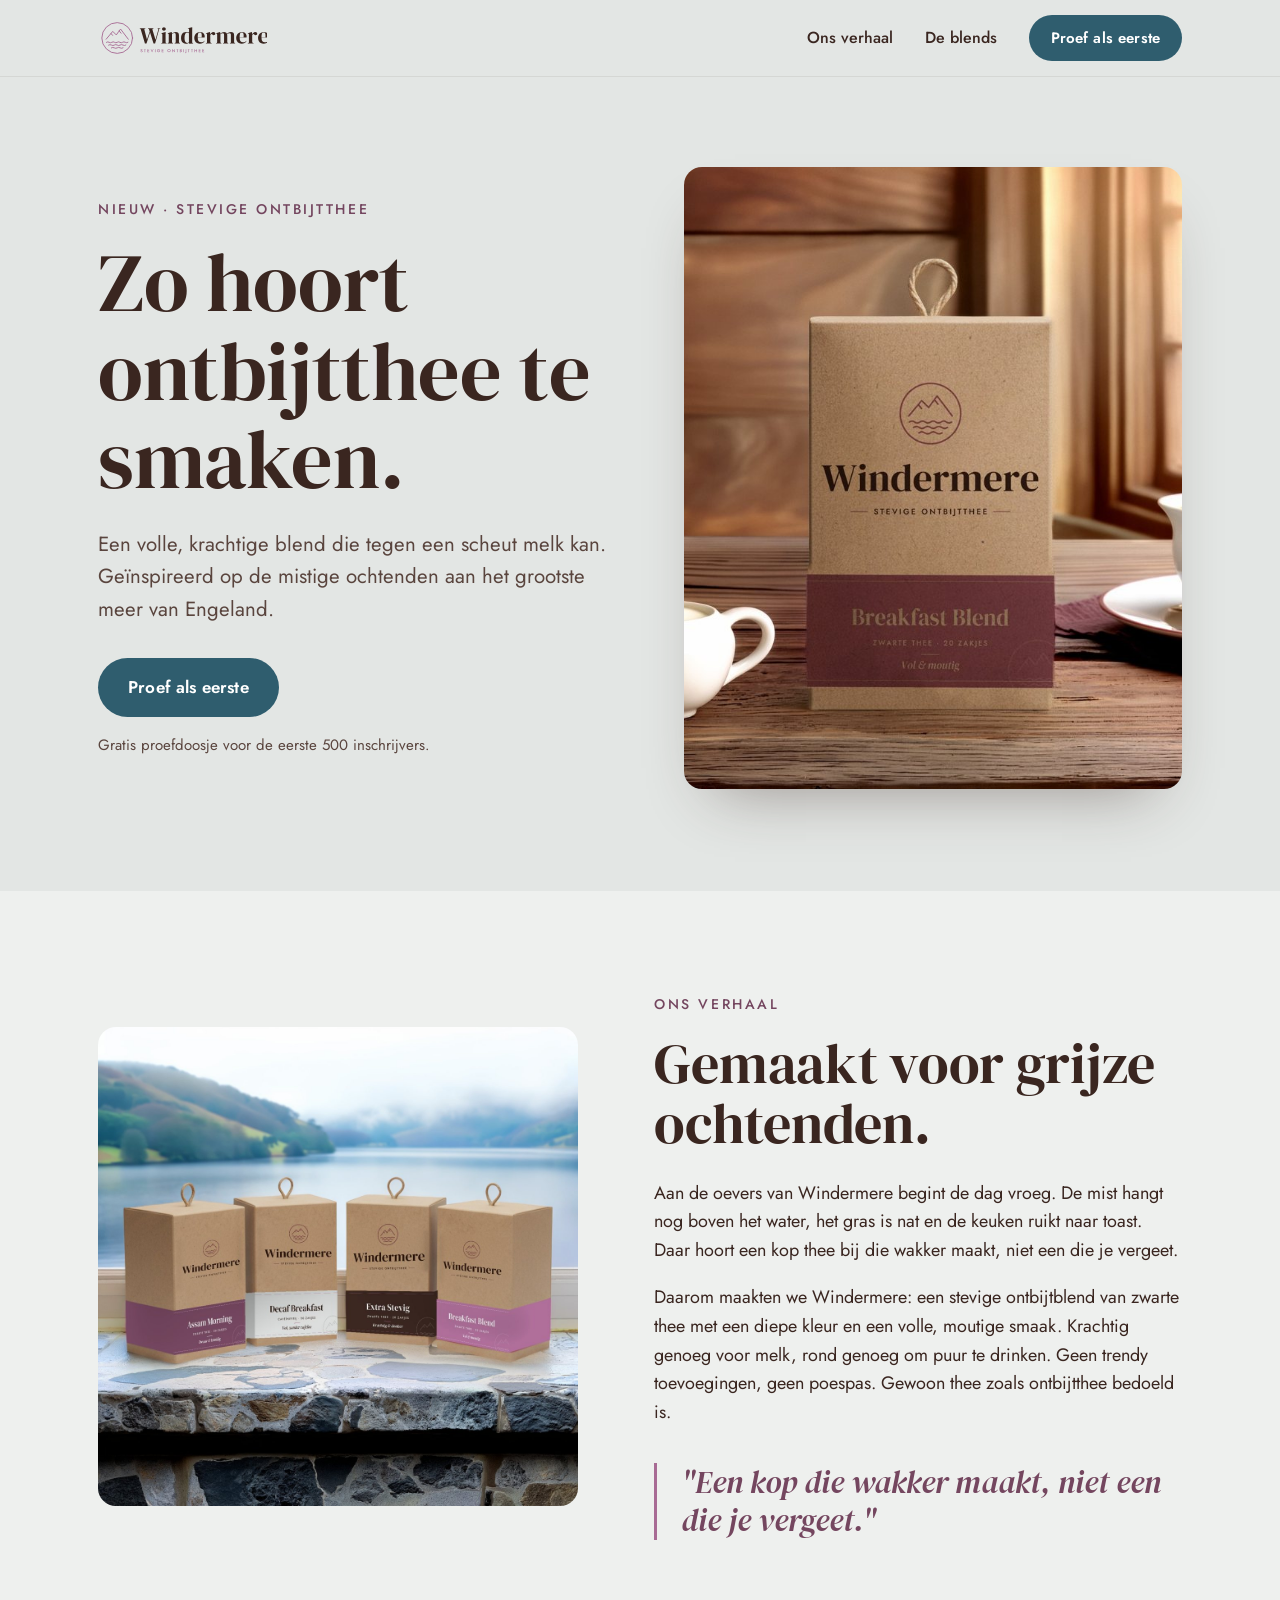
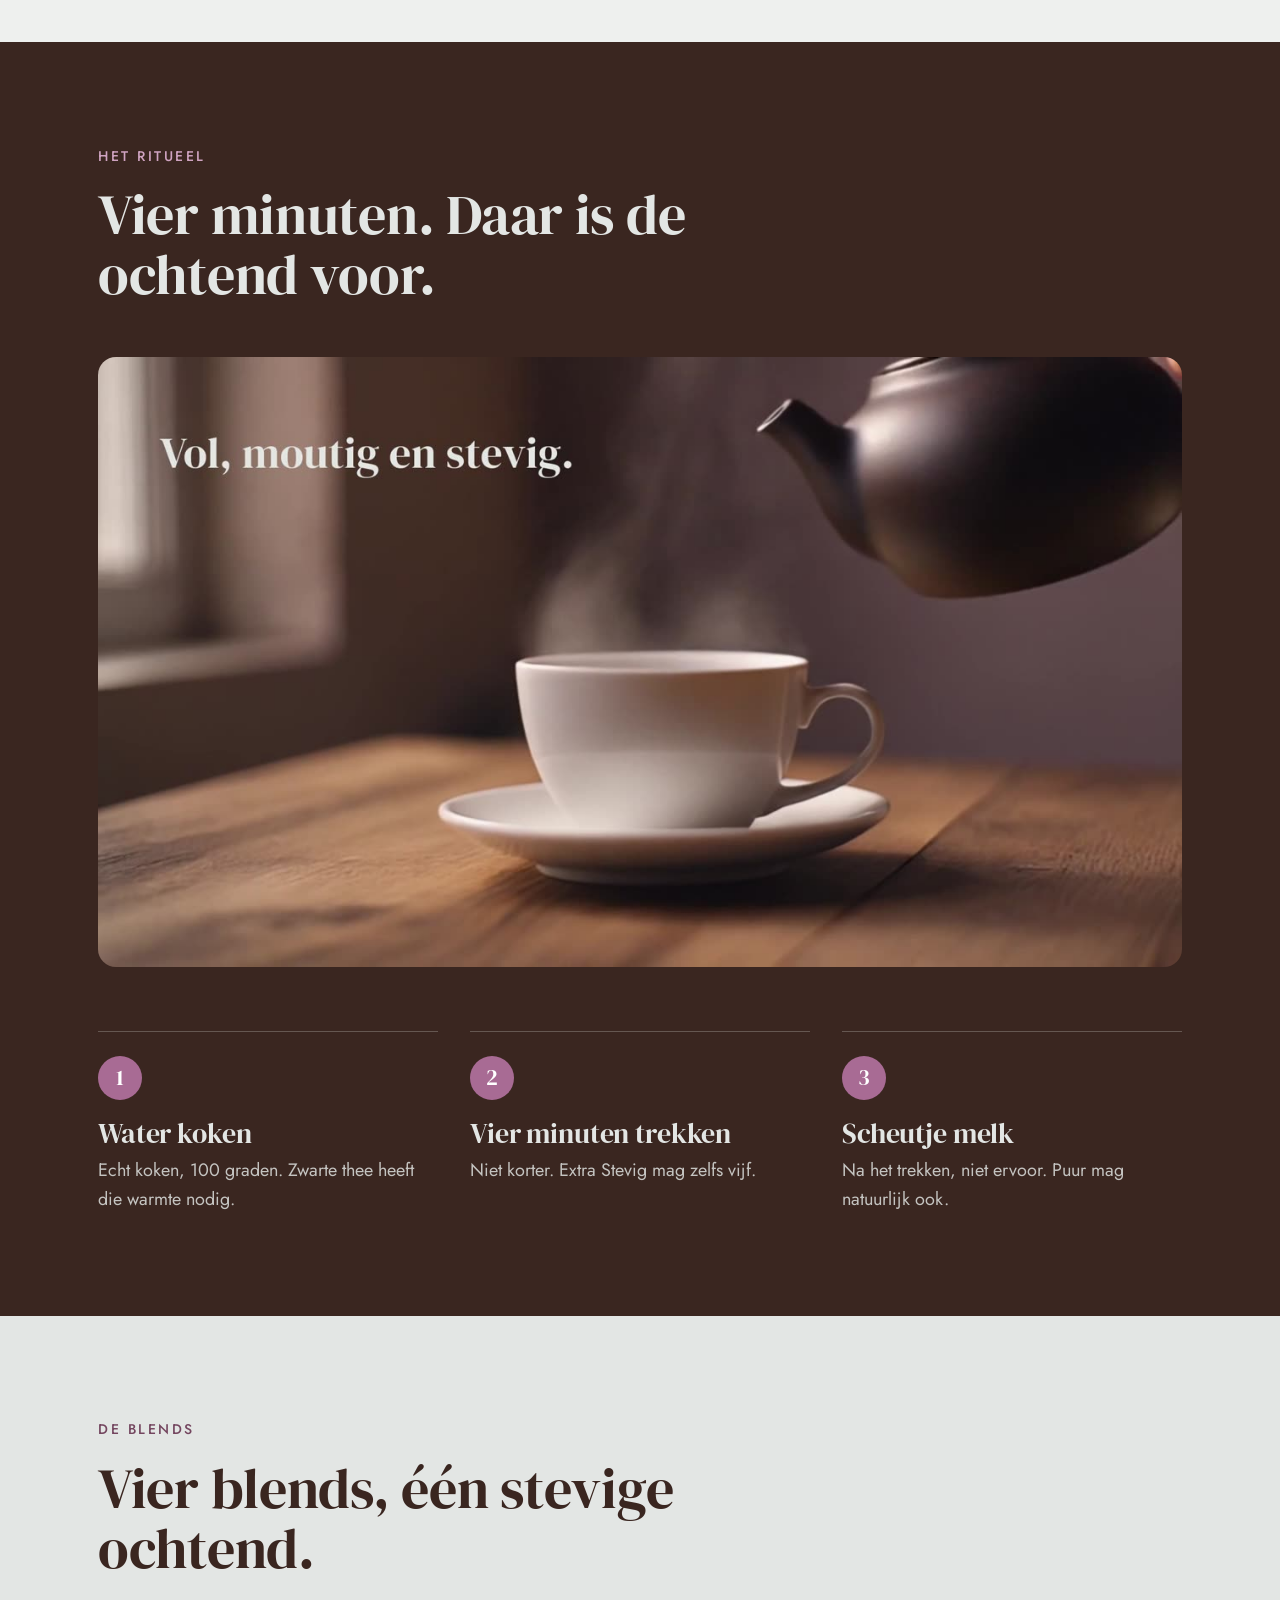
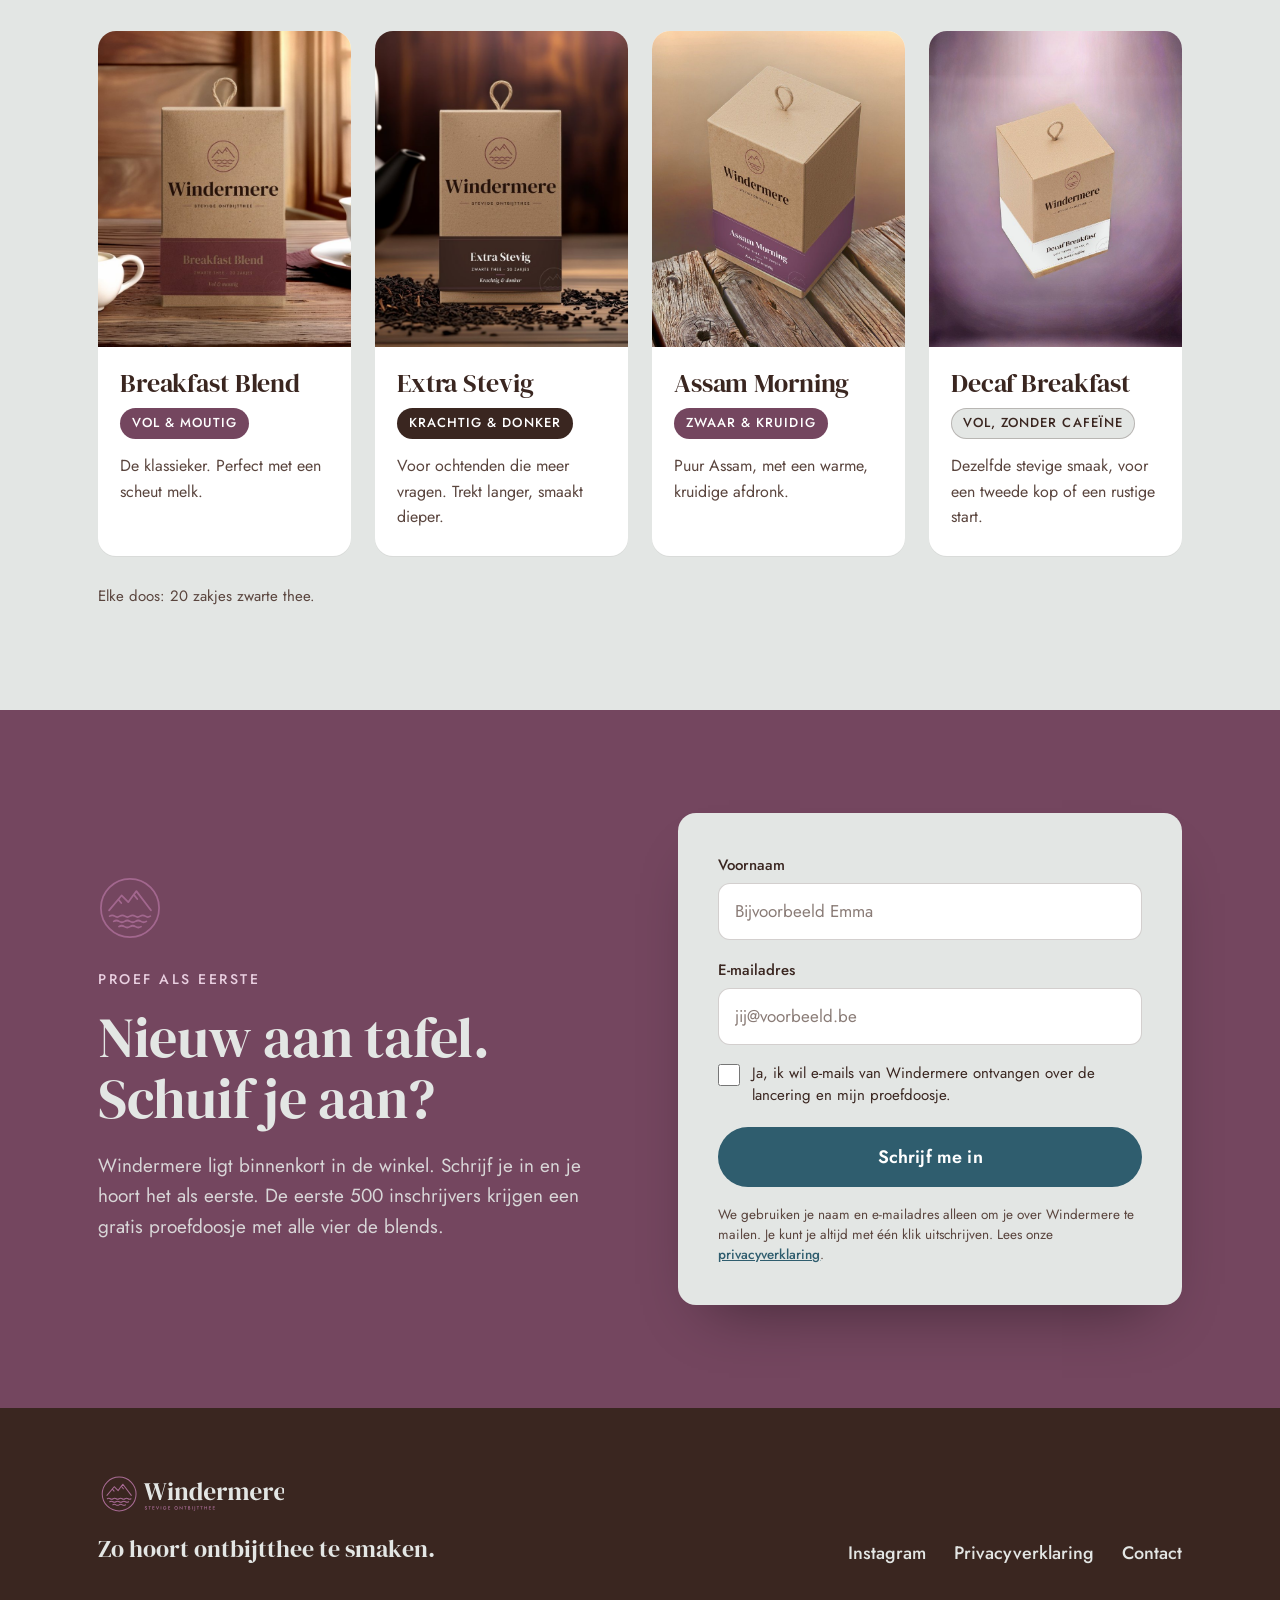
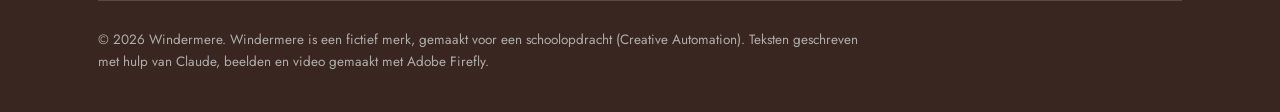
<file: index.html>
<!doctype html>
<html lang="nl-BE">
<head>
  <meta charset="utf-8">
  <meta name="viewport" content="width=device-width, initial-scale=1">
  <title>Windermere · Zo hoort ontbijtthee te smaken</title>
  <meta name="description" content="Windermere is stevige ontbijtthee voor wie de dag niet halfslachtig begint. Schrijf je in en proef als eerste.">
  <meta name="theme-color" content="#E3E6E4">

  <meta property="og:type" content="website">
  <meta property="og:title" content="Windermere · Zo hoort ontbijtthee te smaken">
  <meta property="og:description" content="Nieuw aan tafel: Windermere. Proef als eerste.">
  <meta property="og:image" content="https://robbedekeyser2-create.github.io/windermere/img/breakfast-firefly_vooraanzicht_donker_liggend_01.jpg">
  <meta property="og:locale" content="nl_BE">

  <link rel="icon" href="img/beeldmerk-mauve.svg" type="image/svg+xml">
  <link rel="preconnect" href="https://fonts.googleapis.com">
  <link rel="preconnect" href="https://fonts.gstatic.com" crossorigin>
  <link href="https://fonts.googleapis.com/css2?family=DM+Serif+Display:ital@0;1&family=Jost:wght@400;500;600&display=swap" rel="stylesheet">
  <link rel="stylesheet" href="css/style.css">
</head>
<body>
  <a class="skiplink" href="#inhoud">Naar de inhoud</a>

  <!-- 1. Navigatie -->
  <header class="nav">
    <div class="wrap nav__inner">
      <a class="nav__logo" href="#top" aria-label="Windermere, naar boven">
        <img src="img/logo-liggend-espresso.svg" alt="Windermere" width="169" height="40">
      </a>
      <nav class="nav__links" aria-label="Hoofdmenu">
        <a href="#verhaal">Ons verhaal</a>
        <a href="#blends">De blends</a>
        <a class="knop knop--klein" href="#inschrijven">Proef als eerste</a>
      </nav>
    </div>
  </header>

  <main id="inhoud">

    <!-- 2. Hero -->
    <section class="hero" id="top">
      <div class="wrap hero__grid">
        <div class="hero__tekst">
          <span class="bovenregel">Nieuw · Stevige ontbijtthee</span>
          <h1>Zo hoort ontbijtthee te smaken.</h1>
          <p class="intro">Een volle, krachtige blend die tegen een scheut melk kan. Geïnspireerd op de mistige ochtenden aan het grootste meer van Engeland.</p>
          <a class="knop" href="#inschrijven">Proef als eerste</a>
          <p class="hero__noot">Gratis proefdoosje voor de eerste 500 inschrijvers.</p>
        </div>
        <div class="hero__beeld">
          <img src="img/breakfast-firefly_vooraanzicht_donker_liggend_01.jpg"
               alt="Een doos Windermere Breakfast Blend op een houten ontbijttafel in het ochtendlicht, met een kop thee en toast."
               width="1600" height="836" fetchpriority="high">
        </div>
      </div>
    </section>

    <!-- 3. Ons verhaal -->
    <section class="verhaal" id="verhaal">
      <div class="wrap verhaal__grid">
        <div class="verhaal__beeld">
          <img src="img/assortiment_firefly_schuin_lichtgrijs_liggend_02.jpg"
               alt="De vier blends van Windermere op een vensterbank, met een mistig meer buiten."
               width="1600" height="1168" loading="lazy">
        </div>
        <div class="verhaal__tekst">
          <span class="bovenregel">Ons verhaal</span>
          <h2>Gemaakt voor grijze ochtenden.</h2>
          <p>Aan de oevers van Windermere begint de dag vroeg. De mist hangt nog boven het water, het gras is nat en de keuken ruikt naar toast. Daar hoort een kop thee bij die wakker maakt, niet een die je vergeet.</p>
          <p>Daarom maakten we Windermere: een stevige ontbijtblend van zwarte thee met een diepe kleur en een volle, moutige smaak. Krachtig genoeg voor melk, rond genoeg om puur te drinken. Geen trendy toevoegingen, geen poespas. Gewoon thee zoals ontbijtthee bedoeld is.</p>
          <blockquote class="citaat">"Een kop die wakker maakt, niet een die je vergeet."</blockquote>
        </div>
      </div>
    </section>

    <!-- 4. Het ritueel -->
    <section class="ritueel" id="ritueel">
      <div class="wrap">
        <div class="ritueel__kop">
          <span class="bovenregel">Het ritueel</span>
          <h2>Vier minuten. Daar is de ochtend voor.</h2>
        </div>
        <div class="ritueel__video">
          <video src="video/windermere-ritueel.mp4" poster="img/video-poster.jpg"
                 autoplay muted loop playsinline preload="metadata"
                 aria-label="Video: ochtendmist boven het meer, thee die wordt ingeschonken en een doos Windermere op de ontbijttafel."></video>
        </div>
        <ol class="stappen">
          <li class="stap">
            <h3>Water koken</h3>
            <p>Echt koken, 100 graden. Zwarte thee heeft die warmte nodig.</p>
          </li>
          <li class="stap">
            <h3>Vier minuten trekken</h3>
            <p>Niet korter. Extra Stevig mag zelfs vijf.</p>
          </li>
          <li class="stap">
            <h3>Scheutje melk</h3>
            <p>Na het trekken, niet ervoor. Puur mag natuurlijk ook.</p>
          </li>
        </ol>
      </div>
    </section>

    <!-- 5. De vier blends -->
    <section class="blends" id="blends">
      <div class="wrap">
        <div class="blends__kop">
          <span class="bovenregel">De blends</span>
          <h2>Vier blends, één stevige ochtend.</h2>
        </div>
        <div class="blends__grid">
          <article class="blend">
            <div class="blend__beeld">
              <img src="img/breakfast-firefly_vooraanzicht_donker_liggend_01.jpg" alt="Doos Windermere Breakfast Blend op een ontbijttafel." width="1600" height="836" loading="lazy">
            </div>
            <div class="blend__tekst">
              <h3>Breakfast Blend</h3>
              <span class="smaak smaak--breakfast">Vol &amp; moutig</span>
              <p>De klassieker. Perfect met een scheut melk.</p>
            </div>
          </article>
          <article class="blend">
            <div class="blend__beeld">
              <img src="img/extra-stevig_firefly_vooraanzicht_donker_liggend_03.jpg" alt="Doos Windermere Extra Stevig met een kop zwarte thee." width="1600" height="836" loading="lazy">
            </div>
            <div class="blend__tekst">
              <h3>Extra Stevig</h3>
              <span class="smaak smaak--stevig">Krachtig &amp; donker</span>
              <p>Voor ochtenden die meer vragen. Trekt langer, smaakt dieper.</p>
            </div>
          </article>
          <article class="blend">
            <div class="blend__beeld">
              <img src="img/assam-morning_firefly_schuin_donker_staand_01.jpg" alt="Doos Windermere Assam Morning in warm licht." width="768" height="1344" loading="lazy">
            </div>
            <div class="blend__tekst">
              <h3>Assam Morning</h3>
              <span class="smaak smaak--assam">Zwaar &amp; kruidig</span>
              <p>Puur Assam, met een warme, kruidige afdronk.</p>
            </div>
          </article>
          <article class="blend">
            <div class="blend__beeld">
              <img src="img/decaf-breakfast_firefly_schuin_wit_staand_02.jpg" alt="Doos Windermere Decaf Breakfast op een lichte achtergrond." width="768" height="1344" loading="lazy">
            </div>
            <div class="blend__tekst">
              <h3>Decaf Breakfast</h3>
              <span class="smaak smaak--decaf">Vol, zonder cafeïne</span>
              <p>Dezelfde stevige smaak, voor een tweede kop of een rustige start.</p>
            </div>
          </article>
        </div>
        <p class="blends__noot">Elke doos: 20 zakjes zwarte thee.</p>
      </div>
    </section>

    <!-- 6. Inschrijven (MailerLite-formulier, ingebed) -->
    <section class="inschrijven" id="inschrijven">
      <div class="wrap inschrijven__grid">
        <div class="inschrijven__tekst">
          <img class="inschrijven__beeldmerk" src="img/beeldmerk-mauve.svg" alt="" aria-hidden="true">
          <span class="bovenregel">Proef als eerste</span>
          <h2>Nieuw aan tafel. Schuif je aan?</h2>
          <p>Windermere ligt binnenkort in de winkel. Schrijf je in en je hoort het als eerste. De eerste 500 inschrijvers krijgen een gratis proefdoosje met alle vier de blends.</p>
        </div>

        <div class="formkaart">
          <div id="mlb2-48044528" class="ml-form-embedContainer ml-subscribe-form ml-subscribe-form-48044528">
            <div class="ml-form-align-center">
              <div class="ml-form-embedWrapper embedForm">
                <div class="ml-form-embedBody ml-form-embedBodyDefault row-form">
                  <div class="ml-form-embedContent">
                    <h4>Nieuw aan tafel. Schuif je aan?</h4>
                  </div>
                  <form class="ml-block-form" action="https://assets.mailerlite.com/jsonp/2749562/forms/203212558008583691/subscribe" data-code="" method="post" target="_blank" novalidate>
                    <div class="ml-form-formContent">
                      <div class="ml-form-fieldRow" data-veld="naam">
                        <div class="ml-field-group ml-field-name ml-validate-required">
                          <label class="veldlabel" for="veld-naam">Voornaam</label>
                          <input id="veld-naam" aria-required="true" type="text" class="form-control" data-inputmask="" name="fields[name]" placeholder="Bijvoorbeeld Emma" autocomplete="given-name">
                          <p class="foutmelding" id="fout-naam" role="alert">Vul je voornaam in.</p>
                        </div>
                      </div>
                      <div class="ml-form-fieldRow ml-last-item" data-veld="email">
                        <div class="ml-field-group ml-field-email ml-validate-email ml-validate-required">
                          <label class="veldlabel" for="veld-email">E-mailadres</label>
                          <input id="veld-email" aria-required="true" type="email" class="form-control" data-inputmask="" name="fields[email]" placeholder="jij@voorbeeld.be" autocomplete="email">
                          <p class="foutmelding" id="fout-email" role="alert">Dit e-mailadres klopt nog niet helemaal.</p>
                        </div>
                      </div>
                    </div>
                    <div class="ml-form-embedPermissions" data-veld="optin">
                      <div class="ml-form-embedPermissionsContent default">
                        <div class="ml-form-embedPermissionsOptions">
                          <div class="ml-form-embedPermissionsOptionsCheckbox">
                            <label>
                              <input id="veld-optin" type="checkbox" name="gdpr[]" value="Ja, ik wil e-mails van Windermere ontvangen over de lancering en mijn proefdoosje">
                              <span class="label-description">Ja, ik wil e-mails van Windermere ontvangen over de lancering en mijn proefdoosje.</span>
                            </label>
                            <p class="foutmelding" id="fout-optin" role="alert">Vink het vakje aan, dan mogen we je mailen.</p>
                          </div>
                        </div>
                      </div>
                    </div>
                    <input type="hidden" name="ml-submit" value="1">
                    <div class="ml-form-embedSubmit">
                      <button type="submit" class="primary knop">Schrijf me in</button>
                      <button disabled="disabled" style="display: none;" type="button" class="loading">
                        <span class="ml-form-embedSubmitLoad"></span>
                        <span class="sr-only">Bezig met verzenden</span>
                      </button>
                    </div>
                    <input type="hidden" name="anticsrf" value="true">
                  </form>
                  <p class="privacyregel">We gebruiken je naam en e-mailadres alleen om je over Windermere te mailen. Je kunt je altijd met één klik uitschrijven. Lees onze <a href="privacy.html">privacyverklaring</a>.</p>
                </div>
                <div class="ml-form-successBody row-success" style="display: none" role="status">
                  <div class="ml-form-successContent">
                    <h4>Bijna klaar.</h4>
                    <p>Check je inbox en bevestig je inschrijving.</p>
                  </div>
                </div>
              </div>
            </div>
          </div>
        </div>
      </div>
    </section>
  </main>

  <!-- 7. Footer -->
  <footer class="footer">
    <div class="wrap">
      <div class="footer__boven">
        <div>
          <img class="footer__logo" src="img/logo-liggend-ochtendmist.svg" alt="Windermere" width="186" height="44">
          <p class="footer__tagline">Zo hoort ontbijtthee te smaken.</p>
        </div>
        <ul class="footer__links">
          <li><a href="#" aria-label="Instagram (fictief account)">Instagram</a></li>
          <li><a href="privacy.html">Privacyverklaring</a></li>
          <li><a href="mailto:hallo@windermere-thee.be">Contact</a></li>
        </ul>
      </div>
      <p class="footer__klein">© 2026 Windermere. Windermere is een fictief merk, gemaakt voor een schoolopdracht (Creative Automation). Teksten geschreven met hulp van Claude, beelden en video gemaakt met Adobe Firefly.</p>
    </div>
  </footer>

  <!-- Eigen controle van het formulier, met Nederlandse foutmeldingen.
       Pas als alles klopt, gaat het formulier door naar MailerLite. -->
  <script>
    (function () {
      var form = document.querySelector('.ml-subscribe-form-48044528 form');
      if (!form) return;
      var naam = document.getElementById('veld-naam');
      var email = document.getElementById('veld-email');
      var optin = document.getElementById('veld-optin');
      var emailPatroon = /^[^\s@]+@[^\s@]+\.[^\s@]{2,}$/;

      function zet(veld, fout) {
        var groep = veld.closest('[data-veld]');
        groep.classList.toggle('heeft-fout', fout);
        veld.setAttribute('aria-invalid', fout ? 'true' : 'false');
        var melding = groep.querySelector('.foutmelding');
        if (melding) veld.setAttribute('aria-describedby', melding.id);
      }

      function controleer() {
        var fNaam = naam.value.trim() === '';
        var fEmail = !emailPatroon.test(email.value.trim());
        var fOptin = !optin.checked;
        zet(naam, fNaam); zet(email, fEmail); zet(optin, fOptin);
        if (fNaam) { naam.focus(); } else if (fEmail) { email.focus(); } else if (fOptin) { optin.focus(); }
        return !(fNaam || fEmail || fOptin);
      }

      form.addEventListener('submit', function (e) {
        if (!controleer()) {
          e.preventDefault();
          e.stopImmediatePropagation();
        }
      }, true);

      [naam, email].forEach(function (veld) {
        veld.addEventListener('input', function () {
          var groep = veld.closest('[data-veld]');
          if (groep.classList.contains('heeft-fout')) controleer();
        });
      });
      optin.addEventListener('change', function () {
        if (optin.checked) zet(optin, false);
      });
    })();
  </script>

  <!-- MailerLite: verzenden en succesmelding (uit de embed-code van het formulier) -->
  <script>
    function ml_webform_success_48044528() {
      var $ = ml_jQuery || jQuery;
      $('.ml-subscribe-form-48044528 .row-success').show();
      $('.ml-subscribe-form-48044528 .row-form').hide();
    }
  </script>
  <script src="https://groot.mailerlite.com/js/w/webforms.min.js?v83147fa8ce2d95cb73ece7f28b469519" type="text/javascript"></script>
  <script>
    fetch("https://assets.mailerlite.com/jsonp/2749562/forms/203212558008583691/takel").catch(function () {});
  </script>
</body>
</html>
</file>
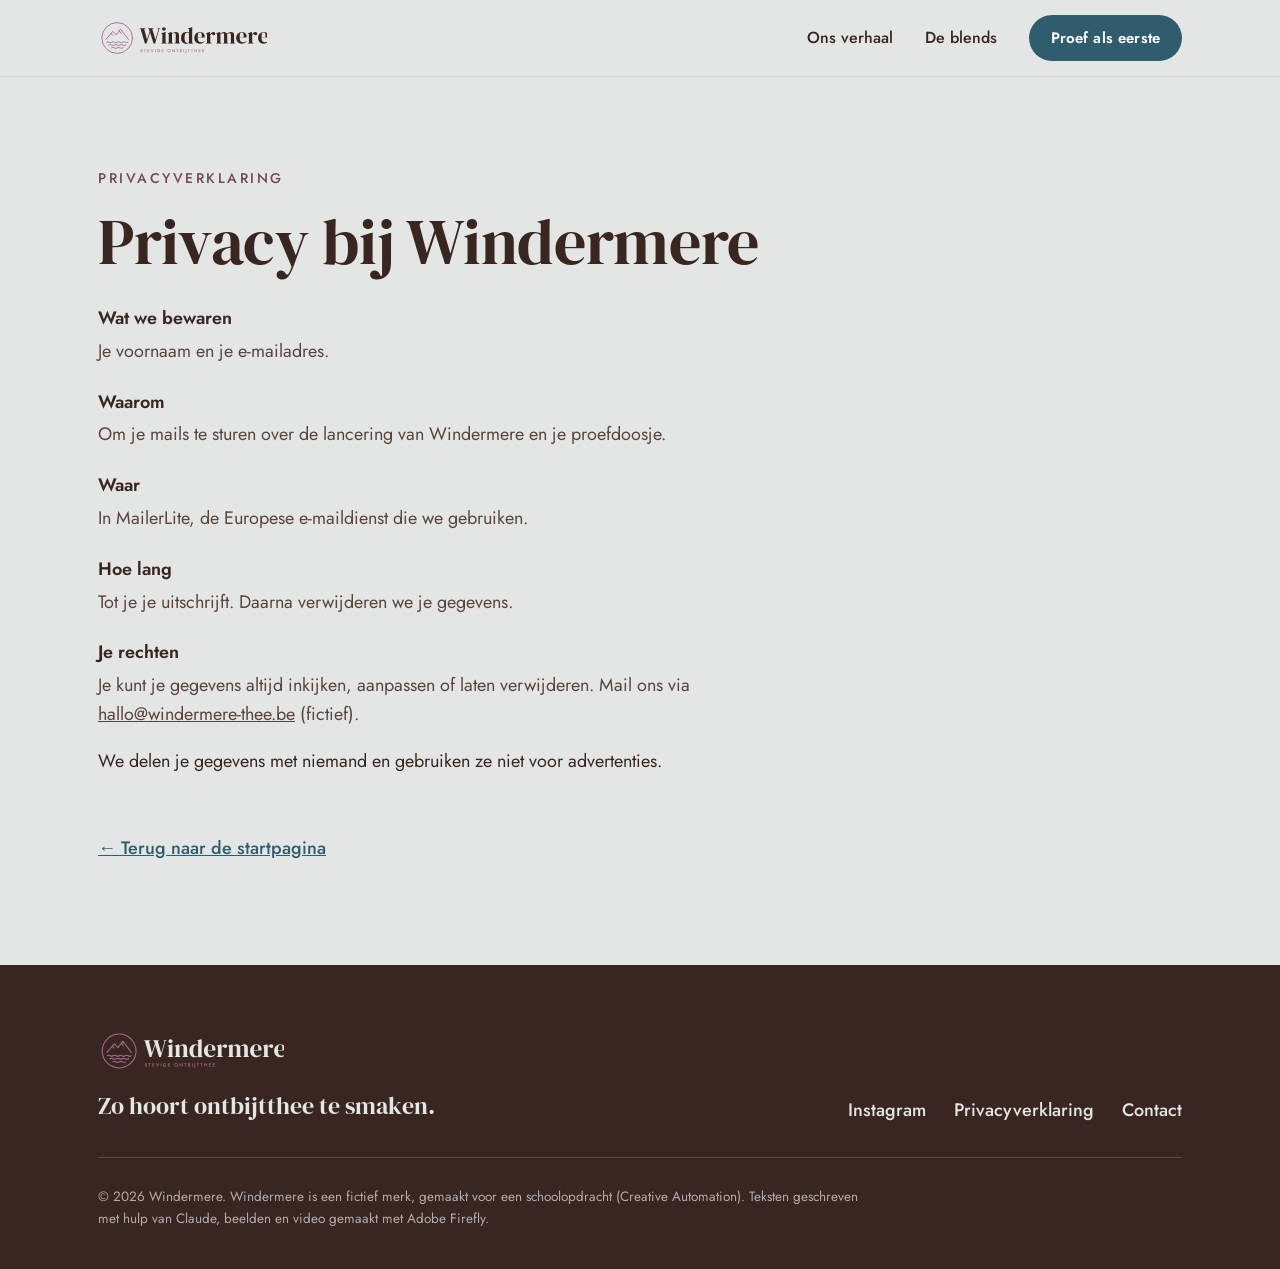
<file: privacy.html>
<!doctype html>
<html lang="nl-BE">
<head>
  <meta charset="utf-8">
  <meta name="viewport" content="width=device-width, initial-scale=1">
  <title>Privacy · Windermere</title>
  <meta name="description" content="Hoe Windermere omgaat met je voornaam en e-mailadres.">
  <meta name="theme-color" content="#E3E6E4">
  <link rel="icon" href="img/beeldmerk-mauve.svg" type="image/svg+xml">
  <link rel="preconnect" href="https://fonts.googleapis.com">
  <link rel="preconnect" href="https://fonts.gstatic.com" crossorigin>
  <link href="https://fonts.googleapis.com/css2?family=DM+Serif+Display:ital@0;1&family=Jost:wght@400;500;600&display=swap" rel="stylesheet">
  <link rel="stylesheet" href="css/style.css">
</head>
<body>
  <header class="nav">
    <div class="wrap nav__inner">
      <a class="nav__logo" href="index.html" aria-label="Windermere, naar de startpagina">
        <img src="img/logo-liggend-espresso.svg" alt="Windermere" width="169" height="40">
      </a>
      <nav class="nav__links" aria-label="Hoofdmenu">
        <a href="index.html#verhaal">Ons verhaal</a>
        <a href="index.html#blends">De blends</a>
        <a class="knop knop--klein" href="index.html#inschrijven">Proef als eerste</a>
      </nav>
    </div>
  </header>

  <main class="privacy">
    <div class="wrap">
      <div class="privacy__inhoud">
        <span class="bovenregel">Privacyverklaring</span>
        <h1>Privacy bij Windermere</h1>
        <dl>
          <dt>Wat we bewaren</dt>
          <dd>Je voornaam en je e-mailadres.</dd>
          <dt>Waarom</dt>
          <dd>Om je mails te sturen over de lancering van Windermere en je proefdoosje.</dd>
          <dt>Waar</dt>
          <dd>In MailerLite, de Europese e-maildienst die we gebruiken.</dd>
          <dt>Hoe lang</dt>
          <dd>Tot je je uitschrijft. Daarna verwijderen we je gegevens.</dd>
          <dt>Je rechten</dt>
          <dd>Je kunt je gegevens altijd inkijken, aanpassen of laten verwijderen. Mail ons via <a href="mailto:hallo@windermere-thee.be">hallo@windermere-thee.be</a> (fictief).</dd>
        </dl>
        <p>We delen je gegevens met niemand en gebruiken ze niet voor advertenties.</p>
        <a class="terug" href="index.html">← Terug naar de startpagina</a>
      </div>
    </div>
  </main>

  <footer class="footer">
    <div class="wrap">
      <div class="footer__boven">
        <div>
          <img class="footer__logo" src="img/logo-liggend-ochtendmist.svg" alt="Windermere" width="186" height="44">
          <p class="footer__tagline">Zo hoort ontbijtthee te smaken.</p>
        </div>
        <ul class="footer__links">
          <li><a href="#" aria-label="Instagram (fictief account)">Instagram</a></li>
          <li><a href="privacy.html" aria-current="page">Privacyverklaring</a></li>
          <li><a href="mailto:hallo@windermere-thee.be">Contact</a></li>
        </ul>
      </div>
      <p class="footer__klein">© 2026 Windermere. Windermere is een fictief merk, gemaakt voor een schoolopdracht (Creative Automation). Teksten geschreven met hulp van Claude, beelden en video gemaakt met Adobe Firefly.</p>
    </div>
  </footer>
</body>
</html>
</file>
<file: css/style.css>
/* Windermere · landingspagina
   Kleuren en fonts volgens de brand guide (60-30-10):
   Ochtendmist #E3E6E4 (basis), Espresso #3A2620 (tekst en donkere vlakken),
   Mauve #A86B94 en Mauve donker #74465F (merkvlakken), Meerblauw #2F5D6E (knoppen). */

:root {
  --mist: #E3E6E4;
  --mist-licht: #EEF0EE;
  --espresso: #3A2620;
  --espresso-zacht: #5A453E;
  --mauve: #A86B94;
  --mauve-donker: #74465F;
  --meerblauw: #2F5D6E;
  --meerblauw-donker: #24495A;
  --wit: #FFFFFF;
  --fout: #9B2C2C;

  --serif: "DM Serif Display", Georgia, "Times New Roman", serif;
  --sans: "Jost", "Helvetica Neue", Arial, sans-serif;

  --breedte: 1180px;
  --rand: clamp(20px, 5vw, 48px);
  --radius: 18px;
}

*, *::before, *::after { box-sizing: border-box; }

html { scroll-behavior: smooth; }
@media (prefers-reduced-motion: reduce) { html { scroll-behavior: auto; } }

body {
  margin: 0;
  background: var(--mist);
  color: var(--espresso);
  font-family: var(--sans);
  font-size: 18px;
  line-height: 1.6;
  -webkit-font-smoothing: antialiased;
}

img, video { display: block; max-width: 100%; }

a { color: inherit; }

.wrap {
  width: 100%;
  max-width: var(--breedte);
  margin: 0 auto;
  padding: 0 var(--rand);
}

.skiplink {
  position: absolute; left: -999px; top: 8px;
  background: var(--espresso); color: var(--mist);
  padding: 10px 16px; border-radius: 8px; z-index: 100;
}
.skiplink:focus { left: 8px; }

:focus-visible { outline: 3px solid var(--meerblauw); outline-offset: 3px; }

/* ---------- Typografie ---------- */

h1, h2, h3 {
  font-family: var(--serif);
  font-weight: 400;
  line-height: 1.08;
  margin: 0;
  letter-spacing: -0.005em;
}
h1 { font-size: clamp(44px, 6.4vw, 84px); }
h2 { font-size: clamp(34px, 4.4vw, 56px); }
h3 { font-size: 28px; }

.bovenregel {
  display: block;
  font-family: var(--sans);
  font-weight: 500;
  font-size: 14px;
  letter-spacing: 0.18em;
  text-transform: uppercase;
  color: var(--mauve-donker);
  margin-bottom: 18px;
}

.intro {
  font-size: clamp(18px, 1.6vw, 21px);
  color: var(--espresso-zacht);
  max-width: 34em;
}

/* ---------- Knoppen ---------- */

.knop {
  display: inline-flex;
  align-items: center;
  justify-content: center;
  gap: 10px;
  background: var(--meerblauw);
  color: var(--wit);
  font-family: var(--sans);
  font-weight: 600;
  font-size: 17px;
  letter-spacing: 0.01em;
  text-decoration: none;
  border: 0;
  border-radius: 999px;
  padding: 16px 30px;
  cursor: pointer;
  transition: background-color .2s ease, transform .2s ease;
}
.knop:hover { background: var(--meerblauw-donker); }
.knop:active { transform: translateY(1px); }
.knop--klein { padding: 11px 22px; font-size: 15px; }

/* ---------- Navigatie ---------- */

.nav {
  position: sticky; top: 0; z-index: 50;
  background: rgba(227, 230, 228, 0.92);
  -webkit-backdrop-filter: blur(10px);
  backdrop-filter: blur(10px);
  border-bottom: 1px solid rgba(58, 38, 32, 0.08);
}
.nav__inner {
  display: flex; align-items: center; justify-content: space-between;
  gap: 24px; height: 76px;
}
.nav__logo img { height: 40px; width: auto; }
.nav__links { display: flex; align-items: center; gap: 32px; }
.nav__links a:not(.knop) {
  text-decoration: none; font-weight: 500; font-size: 16px;
}
.nav__links a:not(.knop):hover { color: var(--mauve-donker); }

@media (max-width: 720px) {
  .nav__inner { height: 64px; }
  .nav__logo img { height: 32px; }
  .nav__links a:not(.knop) { display: none; }
}

/* ---------- Hero ---------- */

.hero { padding: clamp(40px, 7vw, 96px) 0 clamp(56px, 8vw, 112px); }
.hero__grid {
  display: grid;
  grid-template-columns: 1.05fr 1fr;
  gap: clamp(32px, 5vw, 72px);
  align-items: center;
}
.hero h1 { margin-bottom: 24px; }
.hero .intro { margin: 0 0 32px; }
.hero__noot { margin: 16px 0 0; font-size: 15px; color: var(--espresso-zacht); }
.hero__beeld {
  border-radius: var(--radius);
  overflow: hidden;
  aspect-ratio: 4 / 5;
  box-shadow: 0 30px 60px -30px rgba(58, 38, 32, 0.45);
}
.hero__beeld img { width: 100%; height: 100%; object-fit: cover; object-position: 50% 50%; }

@media (max-width: 880px) {
  .hero__grid { grid-template-columns: 1fr; }
  .hero__beeld { aspect-ratio: 4 / 3; order: -1; }
}

/* ---------- Ons verhaal ---------- */

.verhaal { padding: clamp(56px, 8vw, 120px) 0; background: var(--mist-licht); }
.verhaal__grid {
  display: grid;
  grid-template-columns: 1fr 1.1fr;
  gap: clamp(32px, 6vw, 88px);
  align-items: center;
}
.verhaal__beeld {
  border-radius: var(--radius);
  overflow: hidden;
  aspect-ratio: 1 / 1;
}
.verhaal__beeld img { width: 100%; height: 100%; object-fit: cover; }
.verhaal h2 { margin-bottom: 24px; }
.verhaal p { margin: 0 0 18px; max-width: 36em; }
.citaat {
  margin: 36px 0 0;
  padding-left: 24px;
  border-left: 3px solid var(--mauve);
  font-family: var(--serif);
  font-style: italic;
  font-size: clamp(24px, 2.4vw, 32px);
  line-height: 1.25;
  color: var(--mauve-donker);
}

@media (max-width: 880px) {
  .verhaal__grid { grid-template-columns: 1fr; }
  .verhaal__beeld { aspect-ratio: 4 / 3; }
}

/* ---------- Het ritueel ---------- */

.ritueel {
  padding: clamp(56px, 8vw, 120px) 0;
  background: var(--espresso);
  color: var(--mist);
}
.ritueel .bovenregel { color: #CFA3C1; }
.ritueel__kop { max-width: 760px; margin-bottom: clamp(32px, 4vw, 56px); }
.ritueel__video {
  border-radius: var(--radius);
  overflow: hidden;
  aspect-ratio: 16 / 9;
  background: #2A1B17;
}
.ritueel__video video { width: 100%; height: 100%; object-fit: cover; }
.stappen {
  list-style: none; margin: clamp(36px, 5vw, 64px) 0 0; padding: 0;
  display: grid; grid-template-columns: repeat(3, 1fr); gap: 32px;
  counter-reset: stap;
}
.stap { counter-increment: stap; border-top: 1px solid rgba(227, 230, 228, 0.25); padding-top: 24px; }
.stap::before {
  content: counter(stap);
  display: inline-flex; align-items: center; justify-content: center;
  width: 44px; height: 44px; border-radius: 50%;
  background: var(--mauve); color: var(--wit);
  font-family: var(--serif); font-size: 22px;
  margin-bottom: 18px;
}
.stap h3 { margin-bottom: 8px; color: var(--mist); }
.stap p { margin: 0; color: rgba(227, 230, 228, 0.82); }

@media (max-width: 760px) {
  .stappen { grid-template-columns: 1fr; gap: 24px; }
}

/* ---------- De blends ---------- */

.blends { padding: clamp(56px, 8vw, 120px) 0; }
.blends__kop { max-width: 760px; margin-bottom: clamp(32px, 4vw, 56px); }
.blends__grid {
  display: grid; grid-template-columns: repeat(4, 1fr); gap: 24px;
}
.blend {
  background: var(--wit);
  border-radius: var(--radius);
  overflow: hidden;
  display: flex; flex-direction: column;
  box-shadow: 0 1px 0 rgba(58, 38, 32, 0.06);
}
.blend__beeld { aspect-ratio: 4 / 5; overflow: hidden; }
.blend__beeld img { width: 100%; height: 100%; object-fit: cover; transition: transform .6s ease; }
.blend:hover .blend__beeld img { transform: scale(1.03); }
.blend__tekst { padding: 22px 22px 26px; }
.blend h3 { font-size: 26px; margin-bottom: 10px; }
.smaak {
  display: inline-block;
  font-size: 13px; font-weight: 500; letter-spacing: 0.08em; text-transform: uppercase;
  padding: 5px 12px; border-radius: 999px; margin-bottom: 14px;
  color: var(--wit);
}
.smaak--breakfast { background: var(--mauve-donker); }
.smaak--stevig { background: var(--espresso); }
.smaak--assam { background: var(--mauve-donker); }
.smaak--decaf { background: var(--mist); color: var(--espresso); box-shadow: inset 0 0 0 1px rgba(58, 38, 32, 0.25); }
.blend p { margin: 0; font-size: 16px; color: var(--espresso-zacht); }
.blends__noot { margin: 28px 0 0; font-size: 15px; color: var(--espresso-zacht); }

@media (max-width: 1000px) { .blends__grid { grid-template-columns: repeat(2, 1fr); } }
@media (max-width: 520px) { .blends__grid { grid-template-columns: 1fr; } .blend__beeld { aspect-ratio: 4 / 3; } }

/* ---------- Inschrijven ---------- */

.inschrijven {
  padding: clamp(56px, 8vw, 120px) 0;
  background: var(--mauve-donker);
  color: var(--mist);
  scroll-margin-top: 64px;
}
.inschrijven__grid {
  display: grid; grid-template-columns: 1fr 1fr;
  gap: clamp(32px, 6vw, 88px); align-items: center;
}
.inschrijven .bovenregel { color: #E9CFE0; }
.inschrijven h2 { margin-bottom: 22px; }
.inschrijven__tekst p { margin: 0; max-width: 30em; color: rgba(227, 230, 228, 0.9); font-size: 19px; }
.inschrijven__beeldmerk { width: 64px; height: 64px; margin-bottom: 28px; opacity: .9; }

@media (max-width: 880px) { .inschrijven__grid { grid-template-columns: 1fr; } }

/* Formulier: de opbouw is de MailerLite-embed, de stijl is van Windermere. */
.formkaart {
  background: var(--mist);
  color: var(--espresso);
  border-radius: var(--radius);
  padding: clamp(24px, 4vw, 40px);
  box-shadow: 0 30px 60px -30px rgba(0, 0, 0, 0.45);
}
.formkaart .ml-form-embedContent { display: none; } /* titel staat al links */
.formkaart .ml-form-fieldRow { margin-bottom: 18px; }
.formkaart label.veldlabel { display: block; font-weight: 500; font-size: 15px; margin-bottom: 6px; }
.formkaart input[type="text"],
.formkaart input[type="email"] {
  width: 100%;
  font: inherit; font-size: 17px;
  color: var(--espresso);
  background: var(--wit);
  border: 1.5px solid rgba(58, 38, 32, 0.22);
  border-radius: 12px;
  padding: 14px 16px;
  transition: border-color .2s ease, box-shadow .2s ease;
}
.formkaart input::placeholder { color: #8A7C77; }
.formkaart input[type="text"]:focus,
.formkaart input[type="email"]:focus {
  outline: none; border-color: var(--meerblauw);
  box-shadow: 0 0 0 3px rgba(47, 93, 110, 0.2);
}
.formkaart .ml-form-embedPermissions { margin: 4px 0 20px; }
.formkaart .ml-form-embedPermissionsOptionsCheckbox label {
  display: flex; gap: 12px; align-items: flex-start; cursor: pointer;
  font-size: 15px; line-height: 1.45;
}
.formkaart input[type="checkbox"] {
  flex: 0 0 auto; width: 22px; height: 22px; margin: 1px 0 0;
  accent-color: var(--meerblauw); cursor: pointer;
}
.formkaart .ml-form-embedSubmit button.primary { width: 100%; font-size: 18px; padding: 17px 30px; }
.formkaart .ml-form-embedSubmit button.loading {
  width: 100%; border: 0; border-radius: 999px; padding: 17px 30px;
  background: var(--meerblauw); color: var(--wit); font: inherit; font-weight: 600;
}
.formkaart .ml-form-embedSubmitLoad {
  display: inline-block; width: 22px; height: 22px; vertical-align: middle;
  border: 3px solid rgba(255, 255, 255, 0.4); border-top-color: var(--wit); border-radius: 50%;
  animation: draaien 0.9s linear infinite;
}
@keyframes draaien { to { transform: rotate(360deg); } }
.sr-only { position: absolute; width: 1px; height: 1px; overflow: hidden; clip: rect(0 0 0 0); white-space: nowrap; }

.foutmelding { display: none; margin: 6px 0 0; font-size: 14px; color: var(--fout); font-weight: 500; }
.heeft-fout .foutmelding { display: block; }
.heeft-fout input[type="text"],
.heeft-fout input[type="email"] { border-color: var(--fout); }
.formkaart .ml-error input[type="text"],
.formkaart .ml-error input[type="email"] { border-color: var(--fout); }

.privacyregel { margin: 18px 0 0; font-size: 13.5px; line-height: 1.5; color: var(--espresso-zacht); }
.privacyregel a { color: var(--meerblauw); font-weight: 500; }

.formkaart .ml-form-successContent h4 { font-family: var(--serif); font-weight: 400; font-size: 34px; margin: 0 0 10px; line-height: 1.1; }
.formkaart .ml-form-successContent p { margin: 0; font-size: 18px; }

/* ---------- Footer ---------- */

.footer { background: var(--espresso); color: var(--mist); padding: 64px 0 40px; }
.footer__boven {
  display: flex; flex-wrap: wrap; justify-content: space-between; align-items: flex-end; gap: 28px;
  padding-bottom: 32px; border-bottom: 1px solid rgba(227, 230, 228, 0.18);
}
.footer__logo { height: 44px; width: auto; margin-bottom: 14px; }
.footer__tagline { margin: 0; font-family: var(--serif); font-size: 24px; }
.footer__links { display: flex; flex-wrap: wrap; gap: 28px; list-style: none; margin: 0; padding: 0; }
.footer__links a { text-decoration: none; font-weight: 500; }
.footer__links a:hover { color: #CFA3C1; }
.footer__klein { margin: 28px 0 0; font-size: 13.5px; line-height: 1.6; color: rgba(227, 230, 228, 0.7); max-width: 58em; }

/* ---------- Privacypagina ---------- */

.privacy { padding: clamp(48px, 7vw, 96px) 0 clamp(64px, 8vw, 120px); }
.privacy__inhoud { max-width: 720px; }
.privacy h1 { font-size: clamp(40px, 5vw, 64px); margin-bottom: 28px; }
.privacy dl { margin: 0; }
.privacy dt { font-weight: 600; margin-top: 22px; }
.privacy dd { margin: 4px 0 0; color: var(--espresso-zacht); }
.privacy .terug { display: inline-block; margin-top: 40px; color: var(--meerblauw); font-weight: 500; }
</file>
